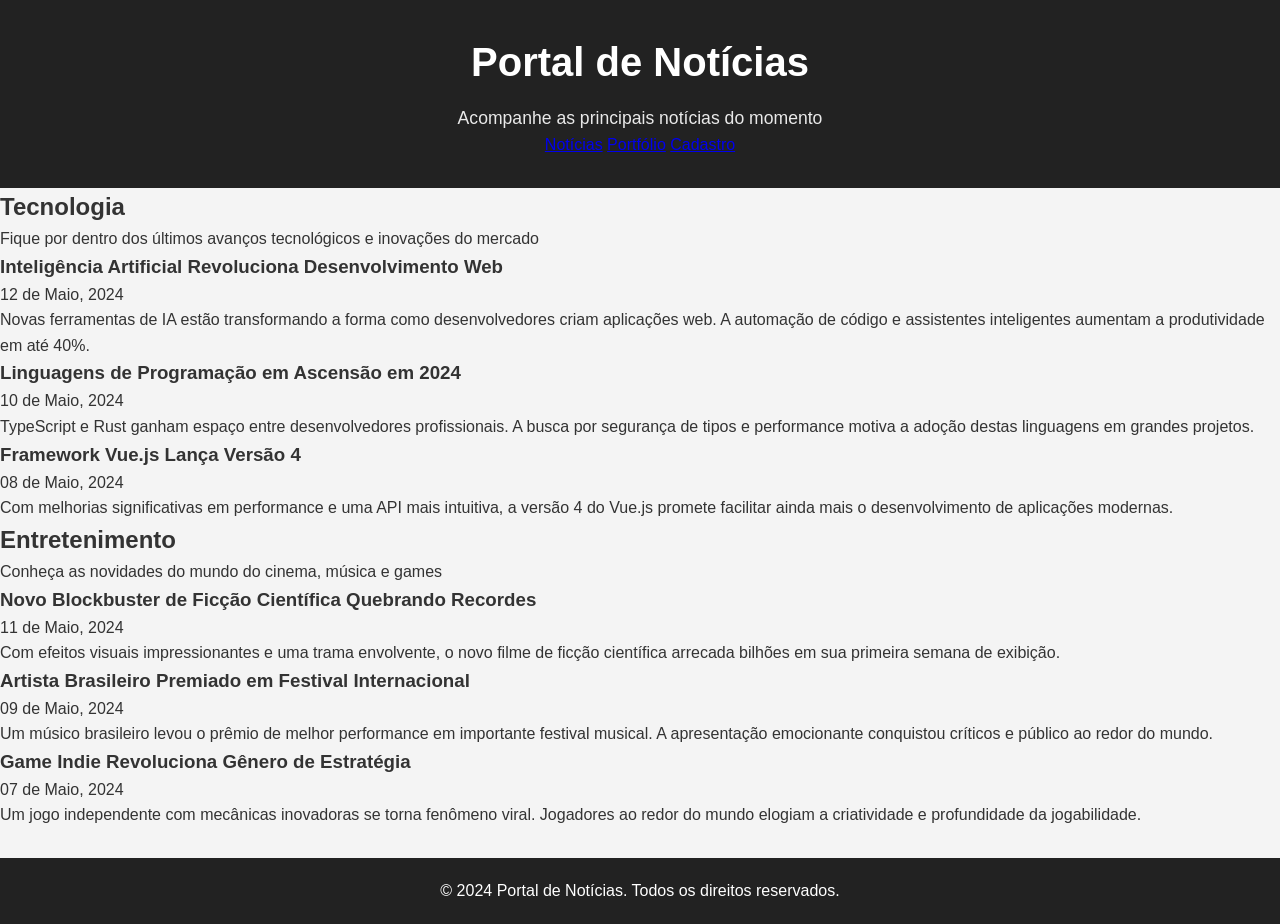
<file: index.html>
<!DOCTYPE html>
<html lang="pt-BR">
<head>
    <meta charset="UTF-8">
    <meta name="viewport" content="width=device-width, initial-scale=1.0">
    <title>Portal de Notícias - EBAC</title>
    <link rel="stylesheet" href="styles.css">
</head>
<body>
    <!-- Cabeçalho da página -->
    <header class="header">
        <h1>Portal de Notícias</h1>
        <p class="subtitle">Acompanhe as principais notícias do momento</p>
        <nav class="site-nav">
            <a href="index.html">Notícias</a>
            <a href="portfolio.html">Portfólio</a>
            <a href="formulario.html">Cadastro</a>
        </nav>
    </header>

    <!-- Seção principal de conteúdo -->
    <main class="container">
        <!-- Seção de Tecnologia -->
        <section class="section section-technology">
            <h2 class="section-title">Tecnologia</h2>
            <p class="section-description">Fique por dentro dos últimos avanços tecnológicos e inovações do mercado</p>
            <div class="news-container">
                <article class="news-card">
                    <h3 class="news-title">Inteligência Artificial Revoluciona Desenvolvimento Web</h3>
                    <p class="news-date">12 de Maio, 2024</p>
                    <p class="news-content">
                        Novas ferramentas de IA estão transformando a forma como desenvolvedores criam aplicações web.
                        A automação de código e assistentes inteligentes aumentam a produtividade em até 40%.
                    </p>
                </article>
                <article class="news-card">
                    <h3 class="news-title">Linguagens de Programação em Ascensão em 2024</h3>
                    <p class="news-date">10 de Maio, 2024</p>
                    <p class="news-content">
                        TypeScript e Rust ganham espaço entre desenvolvedores profissionais.
                        A busca por segurança de tipos e performance motiva a adoção destas linguagens em grandes projetos.
                    </p>
                </article>
                <article class="news-card">
                    <h3 class="news-title">Framework Vue.js Lança Versão 4</h3>
                    <p class="news-date">08 de Maio, 2024</p>
                    <p class="news-content">
                        Com melhorias significativas em performance e uma API mais intuitiva, a versão 4 do Vue.js
                        promete facilitar ainda mais o desenvolvimento de aplicações modernas.
                    </p>
                </article>
            </div>
        </section>

        <!-- Seção de Entretenimento -->
        <section class="section section-entertainment">
            <h2 class="section-title">Entretenimento</h2>
            <p class="section-description">Conheça as novidades do mundo do cinema, música e games</p>
            <div class="news-container">
                <article class="news-card">
                    <h3 class="news-title">Novo Blockbuster de Ficção Científica Quebrando Recordes</h3>
                    <p class="news-date">11 de Maio, 2024</p>
                    <p class="news-content">
                        Com efeitos visuais impressionantes e uma trama envolvente, o novo filme de ficção científica
                        arrecada bilhões em sua primeira semana de exibição.
                    </p>
                </article>
                <article class="news-card">
                    <h3 class="news-title">Artista Brasileiro Premiado em Festival Internacional</h3>
                    <p class="news-date">09 de Maio, 2024</p>
                    <p class="news-content">
                        Um músico brasileiro levou o prêmio de melhor performance em importante festival musical.
                        A apresentação emocionante conquistou críticos e público ao redor do mundo.
                    </p>
                </article>
                <article class="news-card">
                    <h3 class="news-title">Game Indie Revoluciona Gênero de Estratégia</h3>
                    <p class="news-date">07 de Maio, 2024</p>
                    <p class="news-content">
                        Um jogo independente com mecânicas inovadoras se torna fenômeno viral.
                        Jogadores ao redor do mundo elogiam a criatividade e profundidade da jogabilidade.
                    </p>
                </article>
            </div>
        </section>
    </main>

    <!-- Rodapé da página -->
    <footer class="footer">
        <p>&copy; 2024 Portal de Notícias. Todos os direitos reservados.</p>
    </footer>
</body>
</html>
</file>
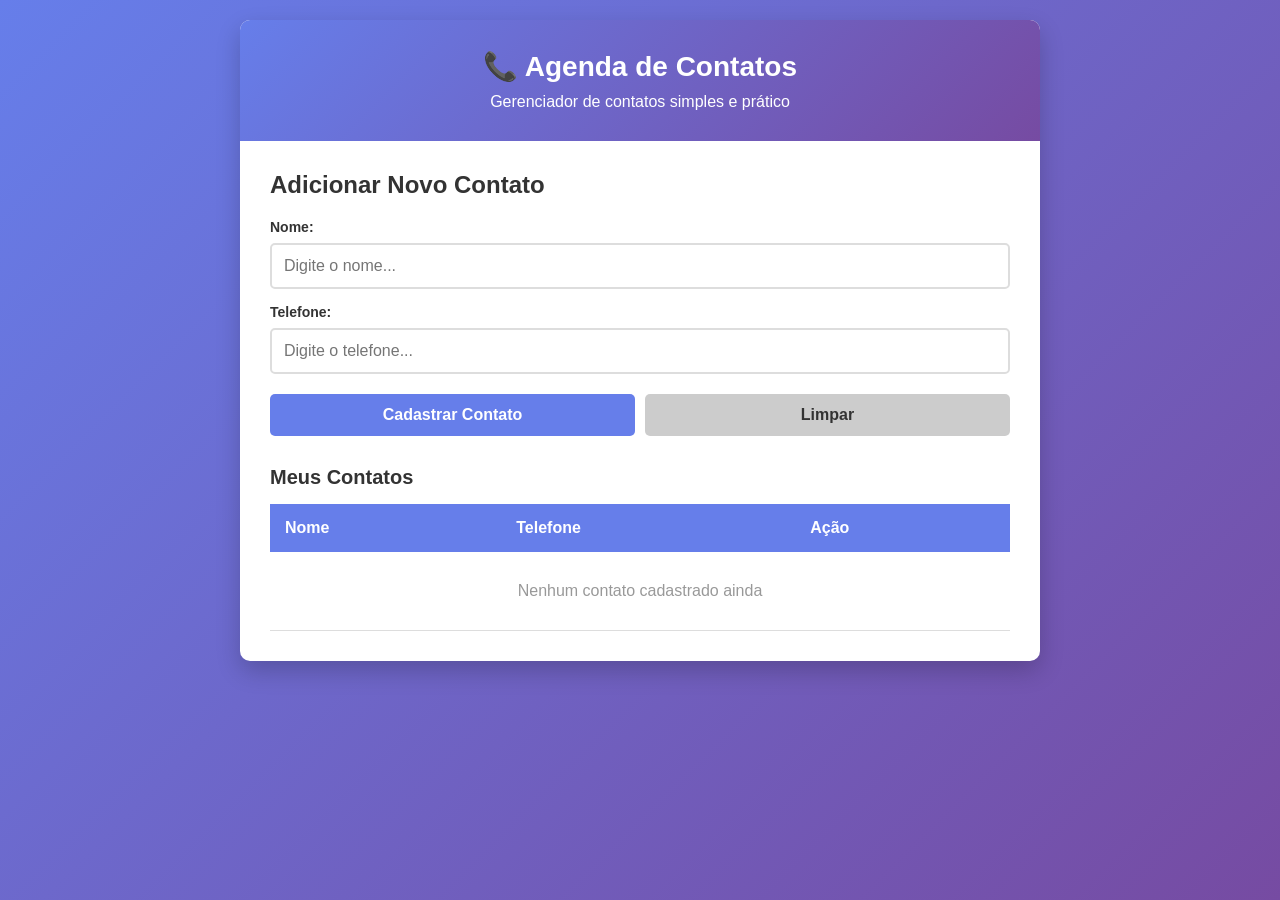
<file: agenda_contatos.html>
<!DOCTYPE html>
  <html lang="pt-BR">
  <head>
      <meta charset="UTF-8">
      <meta name="viewport" content="width=device-width, initial-scale=1.0">
      <title>Agenda de Contatos</title>
    <style>
        * {
            margin: 0;
            padding: 0;
            box-sizing: border-box;
}

        body {
                      font-family: 'Arial', sans-serif;
            background: linear-gradient(135deg, #667eea 0%, #764ba2 100%);
            min-height: 100vh;
            padding: 20px;
}

        .container {
                      max-width: 800px;
            margin: 0 auto;
            background: white;
            border-radius: 10px;
            box-shadow: 0 10px 25px rgba(0, 0, 0, 0.2);
            overflow: hidden;
}

        .header {
                      background: linear-gradient(135deg, #667eea 0%, #764ba2 100%);
            color: white;
            padding: 30px;
            text-align: center;
}

        .header h1 {
                      font-size: 28px;
            margin-bottom: 10px;
}

        .content {
                      padding: 30px;
        }

        .form-section {
                      margin-bottom: 30px;
}

        .form-group {
                      margin-bottom: 15px;
}

        label {
                      display: block;
            margin-bottom: 8px;
            color: #333;
            font-weight: bold;
            font-size: 14px;
}

        input[type="text"],
                  input[type="tel"] {
            width: 100%;
            padding: 12px;
            border: 2px solid #ddd;
            border-radius: 5px;
            font-size: 16px;
            transition: border-color 0.3s;
        }

        input[type="text"]:focus,
                  input[type="tel"]:focus {
                      outline: none;
            border-color: #667eea;
        }

        .button-group {
                      display: flex;
            gap: 10px;
            margin-top: 20px;
}

        button {
                      flex: 1;
            padding: 12px;
            border: none;
            border-radius: 5px;
            font-size: 16px;
            font-weight: bold;
            cursor: pointer;
            transition: background 0.3s;
}

        .btn-register {
                      background: #667eea;
            color: white;
        }

        .btn-register:hover {
                      background: #764ba2;
}

        .btn-clear {
                      background: #ccc;
                      color: #333;
}

        .btn-clear:hover {
                      background: #aaa;
                      }

        .table-section {
                      margin-top: 30px;
}

        .table-section h2 {
                      color: #333;
            margin-bottom: 15px;
            font-size: 20px;
}

        table {
                      width: 100%;
            border-collapse: collapse;
            background: white;
}

        thead {
                      background: #667eea;
            color: white;
}

        th {
                      padding: 15px;
            text-align: left;
            font-weight: bold;
}

        td {
                      padding: 12px 15px;
            border-bottom: 1px solid #ddd;
              }

        tbody tr:hover {
                          background: #f5f5f5;
              }

        .btn-delete {
                          background: #e74c3c;
                                      color: white;
            padding: 6px 12px;
            border: none;
            border-radius: 3px;
            cursor: pointer;
            font-size: 12px;
            }

        .btn-delete:hover {
                      background: #c0392b;
          }

                  .empty-message {
                      text-align: center;
            color: #999;
            padding: 30px;
            font-size: 16px;
}
    </style>
      </head>
      <body>
          <div class="container">
              <div class="header">
                  <h1>📞 Agenda de Contatos</h1>
            <p>Gerenciador de contatos simples e prático</p>
              </div>

              <div class="content">
                  <!-- Formulário de Cadastro -->
                  <div class="form-section">
                      <h2 style="margin-bottom: 20px; color: #333;">Adicionar Novo Contato</h2>
                <form id="contactForm">
                    <div class="form-group">
                        <label for="nome">Nome:</label>
                        <input type="text" id="nome" name="nome" placeholder="Digite o nome..." required>
                          </div>

                          <div class="form-group">
                              <label for="telefone">Telefone:</label>
                              <input type="tel" id="telefone" name="telefone" placeholder="Digite o telefone..." required>
                          </div>

                          <div class="button-group">
                              <button type="submit" class="btn-register">Cadastrar Contato</button>
                              <button type="reset" class="btn-clear">Limpar</button>
                          </div>
                      </form>
                  </div>

                  <!-- Tabela de Contatos -->
                  <div class="table-section">
                      <h2>Meus Contatos</h2>
                      <table id="contactTable">
                          <thead>
                              <tr>
                                  <th>Nome</th>
                                  <th>Telefone</th>
                                  <th>Ação</th>
                              </tr>
                          </thead>
                          <tbody id="tableBody">
                              <tr>
                                  <td colspan="3" class="empty-message">Nenhum contato cadastrado ainda</td>
                              </tr>
                          </tbody>
                      </table>
                  </div>
              </div>
          </div>

          <script>
              const contactForm = document.getElementById('contactForm');
        const nomeInput = document.getElementById('nome');
        const telefoneInput = document.getElementById('telefone');
        const tableBody = document.getElementById('tableBody');
        let contacts = [];

        // Carregar contatos do localStorage
        function loadContacts() {
                      const saved = localStorage.getItem('contacts');
            if (saved) {
                contacts = JSON.parse(saved);
                renderTable();
            }
        }

        // Salvar contatos no localStorage
        function saveContacts() {
                      localStorage.setItem('contacts', JSON.stringify(contacts));
        }

        // Renderizar tabela
        function renderTable() {
                      if (contacts.length === 0) {
                tableBody.innerHTML = '<tr><td colspan="3" class="empty-message">Nenhum contato cadastrado ainda</td></tr>';
                return;
                      }

            tableBody.innerHTML = contacts.map((contact, index) => `
                              <tr>
                                  <td>${contact.nome}</td>
                                  <td>${contact.telefone}</td>
                                  <td>
                                      <button class="btn-delete" onclick="deleteContact(${index})">Deletar</button>
                                  </td>
                              </tr>
                          `).join('');
        }

        // Adicionar contato
        contactForm.addEventListener('submit', function(e) {
                      e.preventDefault();

            const nome = nomeInput.value.trim();
            const telefone = telefoneInput.value.trim();

            if (nome && telefone) {
                contacts.push({nome, telefone});
                saveContacts();
                renderTable();
                contactForm.reset();
                nomeInput.focus();
            } else {
                alert('Por favor, preencha todos os campos!');
            }
        });

        // Deletar contato
        function deleteContact(index) {
                      if (confirm('Deseja realmente deletar este contato?')) {
                contacts.splice(index, 1);
                saveContacts();
                renderTable();
                      }
        }

        // Carregar contatos ao iniciar
        loadContacts();
    </script>
      </body>
      </html>
</file>
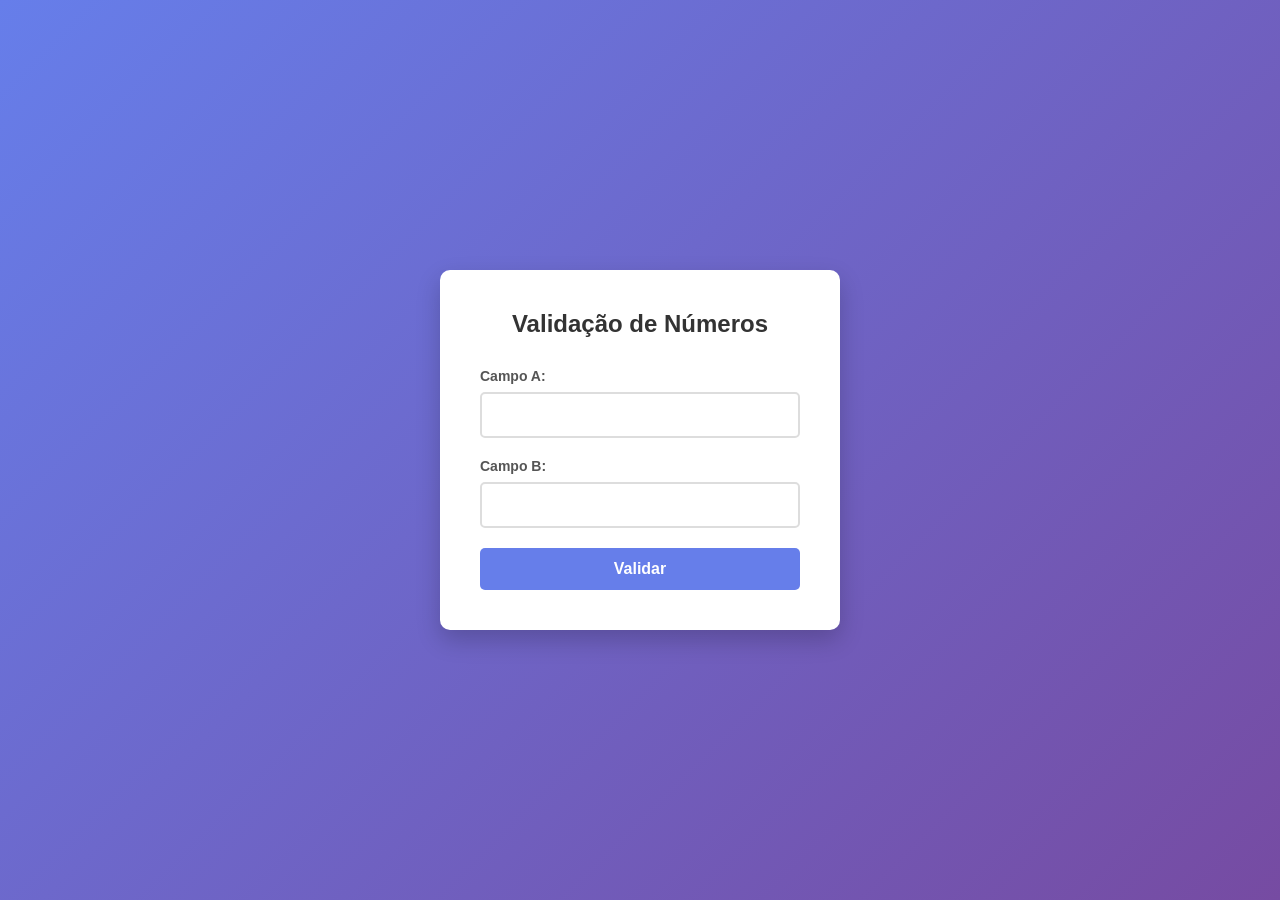
<file: exercicio_modulo7.html>
<!DOCTYPE html>
  <html lang="pt-BR">
  <head>
      <meta charset="UTF-8">
      <meta name="viewport" content="width=device-width, initial-scale=1.0">
      <title>Exercício Módulo 7 - Validação de Formulário</title>
    <style>
        * {
            margin: 0;
            padding: 0;
            box-sizing: border-box;
}

        body {
                      font-family: 'Arial', sans-serif;
            background: linear-gradient(135deg, #667eea 0%, #764ba2 100%);
            min-height: 100vh;
            display: flex;
            justify-content: center;
            align-items: center;
            padding: 20px;
}

        .container {
                      background: white;
            padding: 40px;
            border-radius: 10px;
            box-shadow: 0 10px 25px rgba(0, 0, 0, 0.2);
            max-width: 400px;
            width: 100%;
}

        h1 {
                      text-align: center;
            color: #333;
            margin-bottom: 30px;
            font-size: 24px;
}

        .form-group {
            margin-bottom: 20px;
}

        label {
                      display: block;
            margin-bottom: 8px;
                      color: #555;
            font-weight: bold;
            font-size: 14px;
}

        input[type="number"] {
            width: 100%;
                          padding: 12px;
            border: 2px solid #ddd;
            border-radius: 5px;
            font-size: 16px;
                          transition: border-color 0.3s;
}

        input[type="number"]:focus {
                      outline: none;
                          border-color: #667eea;
}

        button {
                          width: 100%;
                      padding: 12px;
                      background: #667eea;
            color: white;
                      border: none;
            border-radius: 5px;
            font-size: 16px;
            font-weight: bold;
            cursor: pointer;
            transition: background 0.3s;
}

        button:hover {
                                    background: #764ba2;
          }

        .message {
            margin-top: 20px;
                      padding: 15px;
                      border-radius: 5px;
            text-align: center;
            font-weight: bold;
            display: none;
}

        .message.success {
            background-color: #d4edda;
            color: #155724;
            border: 1px solid #c3e6cb;
            display: block;
}

        .message.error {
            background-color: #f8d7da;
            color: #721c24;
                      border: 1px solid #f5c6cb;
                      display: block;
}
    </style>
</head>
              <body>
    <div class="container">
        <h1>Validação de Números</h1>
        <form id="formulario">
                      <div class="form-group">
                <label for="campoA">Campo A:</label>
                <input type="number" id="campoA" name="campoA" required>
                          </div>

            <div class="form-group">
                <label for="campoB">Campo B:</label>
                          <input type="number" id="campoB" name="campoB" required>
            </div>

            <button type="submit">Validar</button>
        </form>

                      <div id="mensagem" class="message"></div>
    </div>

    <script>
        const formulario = document.getElementById('formulario');
                                const campoA = document.getElementById('campoA');
                      const campoB = document.getElementById('campoB');
        const mensagem = document.getElementById('mensagem');

                  formulario.addEventListener('submit', function(e) {
            e.preventDefault();

            const valorA = parseFloat(campoA.value);
            const valorB = parseFloat(campoB.value);

            // Limpar mensagens anteriores
            mensagem.classList.remove('success', 'error');
            mensagem.textContent = '';

            // Validar se B é maior que A
                      if (valorB > valorA) {
                mensagem.classList.add('success');
                mensagem.textContent = '✓ Parabéns! O formulário é válido. Campo B é maior que Campo A.';
                      } else {
                mensagem.classList.add('error');
                mensagem.textContent = '✗ Formulário inválido! Campo B deve ser maior que Campo A.';
                      }
                  });
    </script>
      </body>
      </html>
</file>
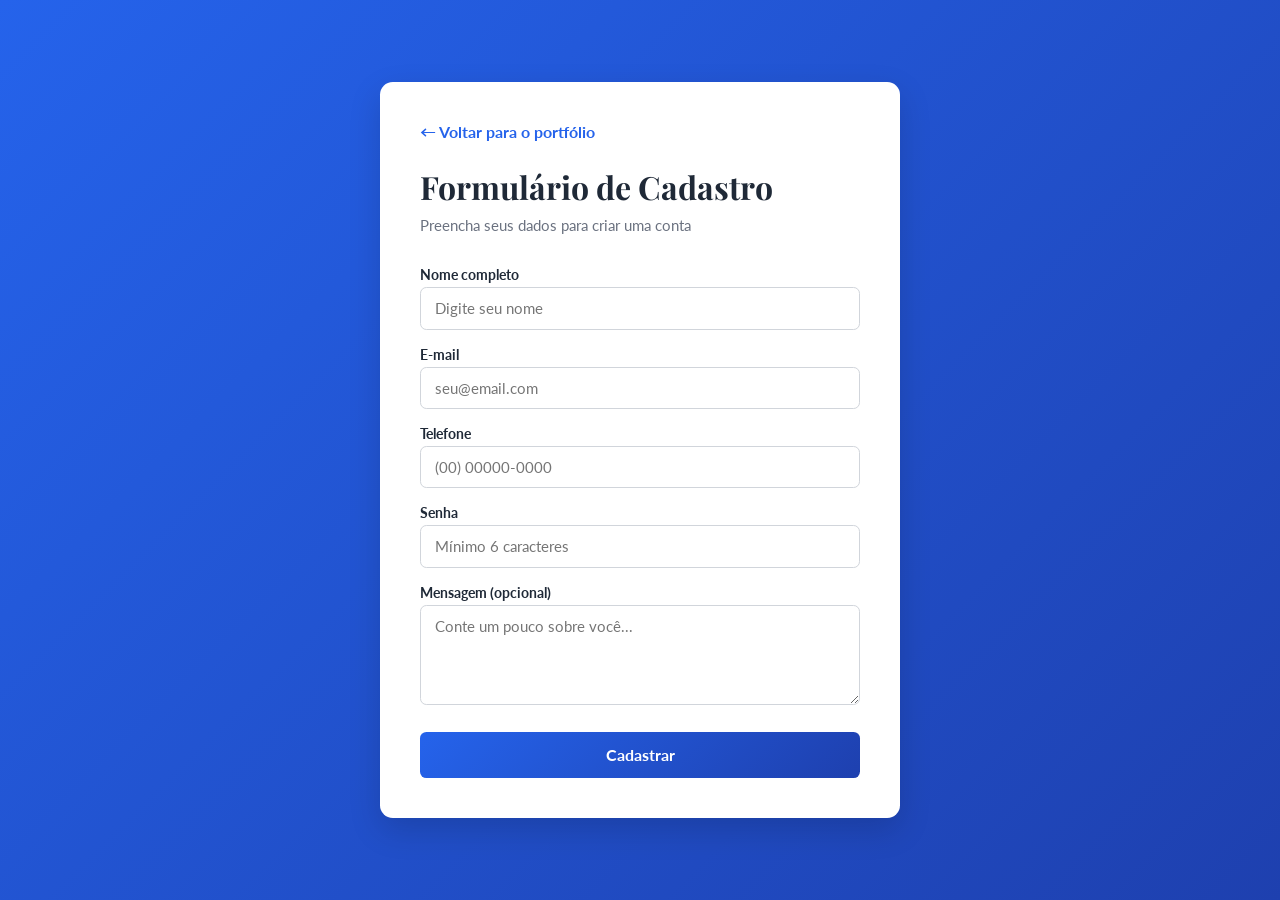
<file: formulario.html>
<!DOCTYPE html>
<html lang="pt-BR">
<head>
    <meta charset="UTF-8">
    <meta name="viewport" content="width=device-width, initial-scale=1.0">
    <title>Cadastro - Flávio Tomaz</title>
    <link href="https://fonts.googleapis.com/css2?family=Playfair+Display:wght@700&family=Lato:wght@300;400;700&display=swap" rel="stylesheet">
    <style>
        * {
            margin: 0;
            padding: 0;
            box-sizing: border-box;
        }
        body {
            font-family: 'Lato', sans-serif;
            background: linear-gradient(135deg, #2563eb 0%, #1e40af 100%);
            min-height: 100vh;
            display: flex;
            align-items: center;
            justify-content: center;
            padding: 2rem 1rem;
            color: #374151;
        }
        .form-container {
            background: white;
            max-width: 520px;
            width: 100%;
            padding: 2.5rem;
            border-radius: 0.8rem;
            box-shadow: 0 12px 32px rgba(0, 0, 0, 0.15);
        }
        .back-link {
            display: inline-block;
            color: #2563eb;
            text-decoration: none;
            font-weight: 700;
            margin-bottom: 1.5rem;
            transition: color 0.3s ease;
        }
        .back-link:hover {
            color: #1e40af;
            text-decoration: underline;
        }
        h1 {
            font-family: 'Playfair Display', serif;
            color: #1f2937;
            font-size: 2rem;
            margin-bottom: 0.5rem;
        }
        .subtitle {
            color: #6b7280;
            margin-bottom: 2rem;
            font-size: 0.95rem;
        }
        form {
            display: flex;
            flex-direction: column;
            gap: 1rem;
        }
        label {
            font-weight: 700;
            font-size: 0.9rem;
            color: #1f2937;
            margin-bottom: 0.25rem;
            display: block;
        }
        input, textarea {
            width: 100%;
            padding: 0.7rem 0.9rem;
            border: 1px solid #d1d5db;
            border-radius: 0.4rem;
            font-family: inherit;
            font-size: 0.95rem;
            transition: border-color 0.3s ease, box-shadow 0.3s ease;
        }
        input:focus, textarea:focus {
            outline: none;
            border-color: #2563eb;
            box-shadow: 0 0 0 3px rgba(37, 99, 235, 0.15);
        }
        textarea {
            resize: vertical;
            min-height: 100px;
        }
        button {
            background: linear-gradient(135deg, #2563eb 0%, #1e40af 100%);
            color: white;
            padding: 0.85rem;
            border: none;
            border-radius: 0.4rem;
            font-family: inherit;
            font-size: 1rem;
            font-weight: 700;
            cursor: pointer;
            transition: transform 0.3s ease, box-shadow 0.3s ease;
            margin-top: 0.5rem;
        }
        button:hover {
            transform: translateY(-2px);
            box-shadow: 0 8px 16px rgba(37, 99, 235, 0.3);
        }
    </style>
</head>
<body>
    <div class="form-container">
        <a href="portfolio.html" class="back-link">← Voltar para o portfólio</a>
        <h1>Formulário de Cadastro</h1>
        <p class="subtitle">Preencha seus dados para criar uma conta</p>
        <form>
            <div>
                <label for="nome">Nome completo</label>
                <input type="text" id="nome" name="nome" placeholder="Digite seu nome" required>
            </div>
            <div>
                <label for="email">E-mail</label>
                <input type="email" id="email" name="email" placeholder="seu@email.com" required>
            </div>
            <div>
                <label for="telefone">Telefone</label>
                <input type="tel" id="telefone" name="telefone" placeholder="(00) 00000-0000">
            </div>
            <div>
                <label for="senha">Senha</label>
                <input type="password" id="senha" name="senha" placeholder="Mínimo 6 caracteres" required minlength="6">
            </div>
            <div>
                <label for="mensagem">Mensagem (opcional)</label>
                <textarea id="mensagem" name="mensagem" placeholder="Conte um pouco sobre você..."></textarea>
            </div>
            <button type="submit">Cadastrar</button>
        </form>
    </div>
</body>
</html>
</file>
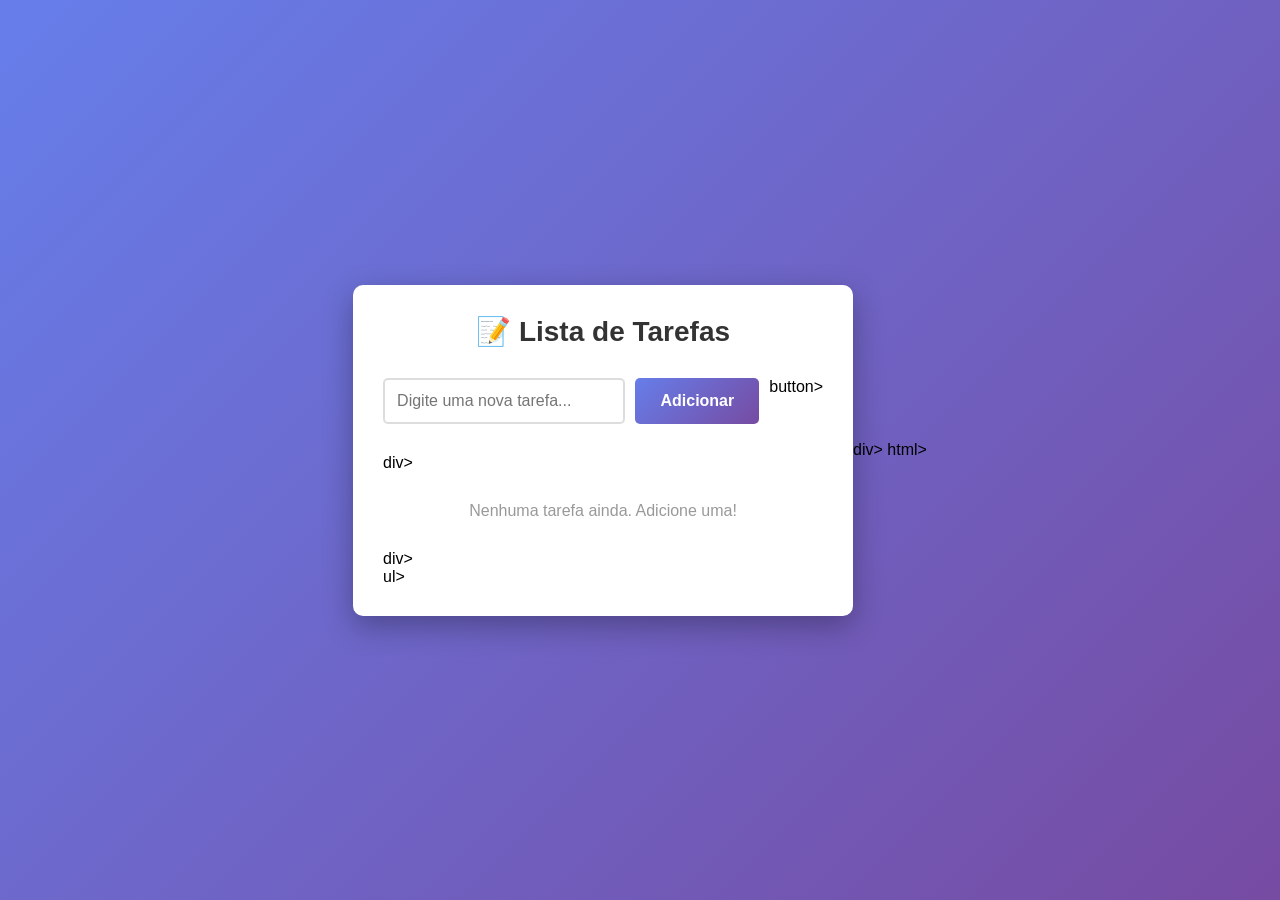
<file: lista_tarefas.html>
<!DOCTYPE html>
<html lang="pt-BR">
  <head>
        <meta charset="UTF-8">
        <meta name="viewport" content="width=device-width, initial-scale=1.0">
        <title>Lista de Tarefas - jQuery</title>
      <script src="https://code.jquery.com/jquery-3.6.0.min.js"></script>
      <style>
                * {
                              margin: 0;
                              padding: 0;
                              box-sizing: border-box;
                }

                body {
                              font-family: 'Segoe UI', Tahoma, Geneva, Verdana, sans-serif;
                              background: linear-gradient(135deg, #667eea 0%, #764ba2 100%);
                              min-height: 100vh;
                              display: flex;
                              justify-content: center;
                              align-items: center;
                              padding: 20px;
                }

                .container {
                              background: white;
                              border-radius: 10px;
                              box-shadow: 0 10px 30px rgba(0, 0, 0, 0.3);
                              padding: 30px;
                              width: 100%;
                              max-width: 500px;
                }

                h1 {
                              color: #333;
                              margin-bottom: 30px;
                              text-align: center;
                              font-size: 28px;
                }

                .form-group {
                              display: flex;
                              gap: 10px;
                              margin-bottom: 30px;
                }

                input[type="text"] {
                              flex: 1;
                              padding: 12px;
                              border: 2px solid #ddd;
                              border-radius: 5px;
                              font-size: 16px;
                              transition: border-color 0.3s;
                }

                input[type="text"]:focus {
                              outline: none;
                              border-color: #667eea;
                }

                button {
                              padding: 12px 25px;
                              background: linear-gradient(135deg, #667eea 0%, #764ba2 100%);
                              color: white;
                              border: none;
                              border-radius: 5px;
                              cursor: pointer;
                              font-size: 16px;
                              font-weight: bold;
                              transition: transform 0.2s, box-shadow 0.2s;
                }

                button:hover {
                              transform: translateY(-2px);
                              box-shadow: 0 5px 15px rgba(102, 126, 234, 0.4);
                }

                button:active {
                              transform: translateY(0);
                }

                ul {
                              list-style: none;
                }

                li {
                              padding: 15px;
                              background: #f9f9f9;
                              border-left: 4px solid #667eea;
                              margin-bottom: 10px;
                              border-radius: 3px;
                              cursor: pointer;
                              transition: all 0.3s;
                              display: flex;
                              justify-content: space-between;
                              align-items: center;
                }

                li:hover {
                              background: #f0f0f0;
                }

                li.completed {
                              text-decoration: line-through;
                              color: #999;
                              background: #f0f0f0;
                }

                .delete-btn {
                              background: #dc3545;
                              color: white;
                              border: none;
                              padding: 5px 10px;
                              border-radius: 3px;
                              cursor: pointer;
                              font-size: 14px;
                }

                .delete-btn:hover {
                              background: #c82333;
                }

                .empty-message {
                              text-align: center;
                              color: #999;
                              padding: 30px;
                }
            </style>
  </head>
  <body>
        <div class="container">
                  <h1>📝 Lista de Tarefas</h1>
                
                <div class="form-group">
                            <input type="text" id="tarefaInput" placeholder="Digite uma nova tarefa...">
                            <button id="adicionarBtn">Adicionar</button>button>
                </div>div>
                
                <ul id="tarefasLista">
                            <div class="empty-message">Nenhuma tarefa ainda. Adicione uma!</div>div>
                </ul>ul>
        </div>div>
      
      <script>
                $(document).ready(function() {
                              // Referências dos elementos
                              const $input = $('#tarefaInput');
                              const $lista = $('#tarefasLista');
                              const $btnAdicionar = $('#adicionarBtn');

                              // Função para adicionar tarefa
                              function adicionarTarefa() {
                                                const tarefaTexto = $input.val().trim();

                                                if (tarefaTexto === '') {
                                                                      alert('Por favor, digite uma tarefa!');
                                                                      return;
                                                }

                                                // Criar elemento da tarefa
                                                const $tarefa = $('<li></li>');
                                                $tarefa.html(`
                                                                    <span>${tarefaTexto}</span>
                                                                                        <button class="delete-btn">Deletar</button>
                                                                                                        `);

                                                // Adicionar à lista
                                                if ($lista.find('.empty-message').length > 0) {
                                                                      $lista.empty();
                                                }
                                                $lista.append($tarefa);

                                                // Limpar input
                                                $input.val('');
                                                $input.focus();

                                                // Evento de clique para marcar como completa
                                                $tarefa.on('click', function(e) {
                                                                      if ($(e.target).hasClass('delete-btn')) {
                                                                                                return;
                                                                      }
                                                                      $(this).toggleClass('completed');
                                                });

                                                // Evento de deletar
                                                $tarefa.find('.delete-btn').on('click', function() {
                                                                      $tarefa.remove();

                                                                      // Mostrar mensagem se lista vazia
                                                                      if ($lista.find('li').length === 0) {
                                                                                                $lista.html('<div class="empty-message">Nenhuma tarefa ainda. Adicione uma!</div>');
                                                                      }
                                                });
                              }

                              // Eventos
                              $btnAdicionar.on('click', adicionarTarefa);

                              $input.on('keypress', function(e) {
                                                if (e.which === 13) { // Enter key
                                                                      adicionarTarefa();
                                                }
                              });
                });
      </script>
  </body>
</html>html>
      </script></h1>
  </body>
      </style></title>
  </head>
</file>
<file: styles.css>
/* ============================================
   Portal de Notícias - Folha de Estilos CSS
   Autor: Flávio Tomaz Alves de Abreu
   ============================================ */

/* Reset básico */
* {
    margin: 0;
    padding: 0;
    box-sizing: border-box;
}

body {
    font-family: Arial, Helvetica, sans-serif;
    line-height: 1.6;
    color: #333;
    background-color: #f4f4f4;
}

/* ============================================
   Cabeçalho
   ============================================ */
.header {
    background-color: #222;
    color: #fff;
    padding: 30px 20px;
    text-align: center;
}

.header h1 {
    font-size: 2.5rem;
    margin-bottom: 10px;
}

.header p {
    font-size: 1.1rem;
    opacity: 0.9;
}

/* ============================================
   Seções (base comum)
   ============================================ */
.secao {
    padding: 40px 20px;
    margin: 20px;
    border-radius: 8px;
}

.secao h2 {
    font-size: 2rem;
    margin-bottom: 25px;
    padding-bottom: 10px;
    border-bottom: 3px solid;
    display: inline-block;
}

/* ============================================
   Seção Tecnologia (cor: azul)
   ============================================ */
.tecnologia {
    background-color: #e3f2fd;
}

.tecnologia h2 {
    color: #0d47a1;
    border-bottom-color: #1976d2;
}

.tecnologia .noticia {
    border-left: 5px solid #1976d2;
}

.tecnologia .noticia h3 {
    color: #0d47a1;
}

/* ============================================
   Seção Entretenimento (cor: vermelho/laranja)
   ============================================ */
.entretenimento {
    background-color: #fff3e0;
}

.entretenimento h2 {
    color: #bf360c;
    border-bottom-color: #e64a19;
}

.entretenimento .noticia {
    border-left: 5px solid #e64a19;
}

.entretenimento .noticia h3 {
    color: #bf360c;
}

/* ============================================
   Notícias (cards)
   ============================================ */
.noticia {
    background-color: #fff;
    margin-bottom: 20px;
    padding: 20px;
    border-radius: 6px;
    box-shadow: 0 2px 4px rgba(0, 0, 0, 0.1);
    overflow: hidden;
}

.noticia img {
    width: 100%;
    max-width: 400px;
    height: auto;
    border-radius: 6px;
    margin-bottom: 15px;
    display: block;
}

.noticia h3 {
    font-size: 1.4rem;
    margin-bottom: 10px;
}

.noticia p {
    font-size: 1rem;
    color: #555;
}

/* ============================================
   Rodapé
   ============================================ */
.footer {
    background-color: #222;
    color: #fff;
    text-align: center;
    padding: 20px;
    margin-top: 30px;
}

/* ============================================
   Responsividade
   ============================================ */
@media (max-width: 768px) {
    .header h1 {
        font-size: 1.8rem;
    }
    .secao h2 {
        font-size: 1.5rem;
    }
    .noticia h3 {
        font-size: 1.2rem;
    }
    .secao {
        margin: 10px;
        padding: 20px 15px;
    }
}
</file>
